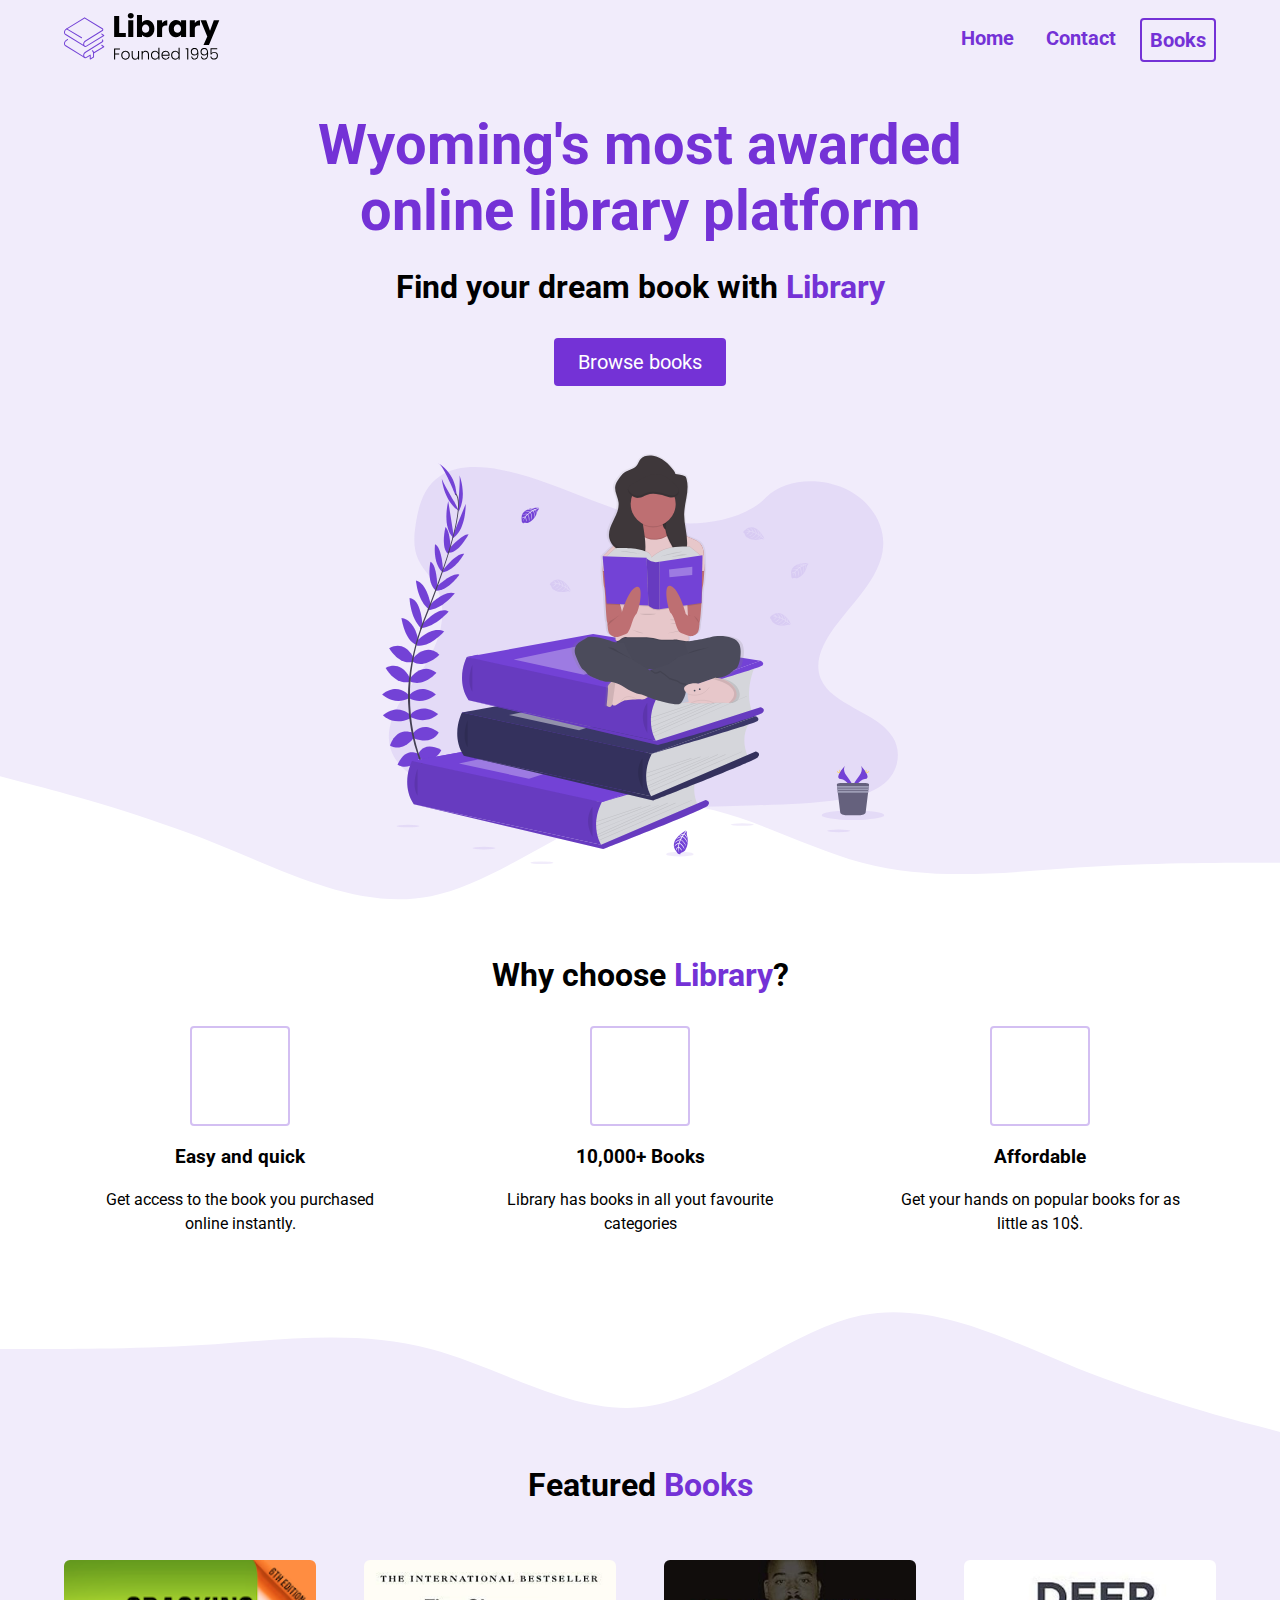
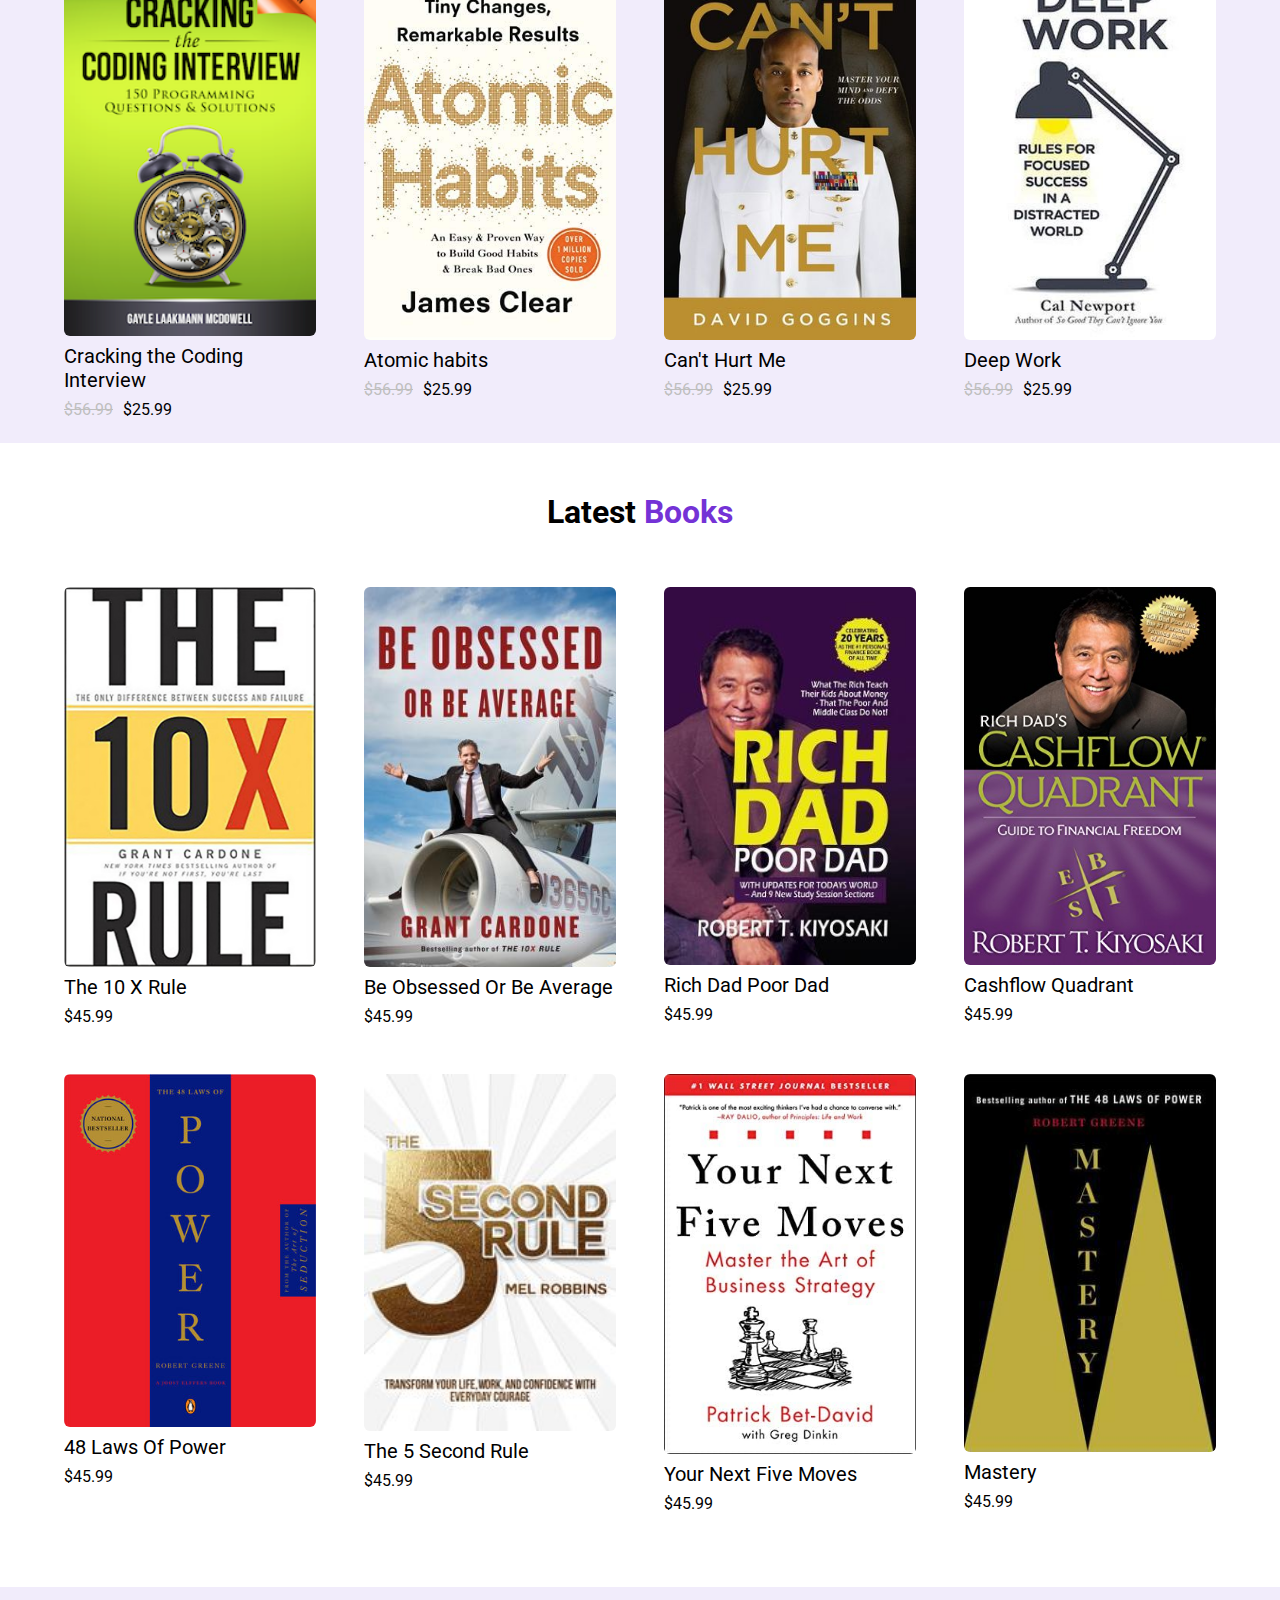
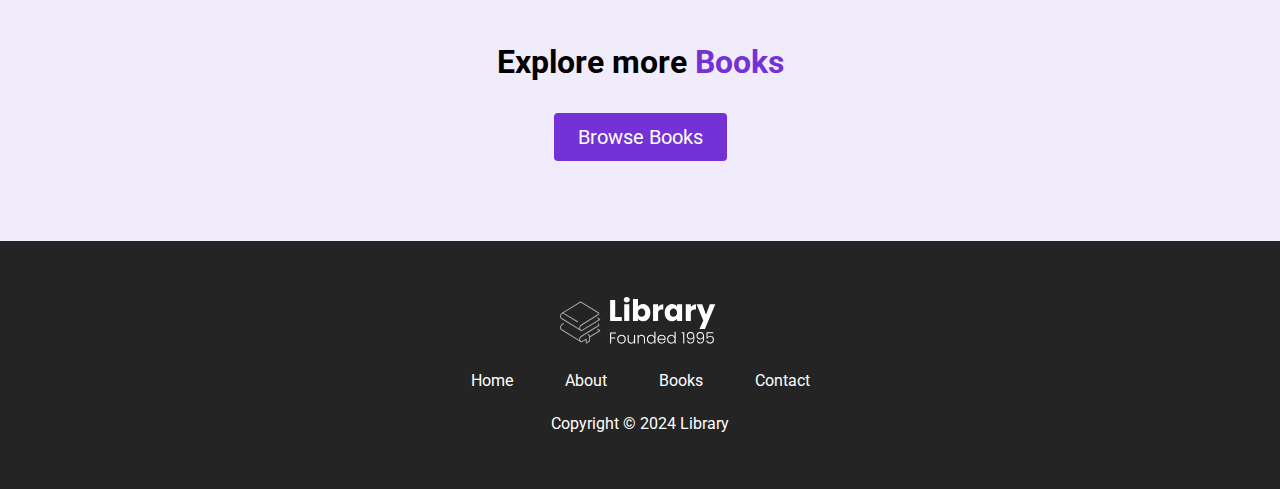
<file: index.html>
<!DOCTYPE html>
<html lang="en">
  <head>
    <meta charset="UTF-8" />
    <meta name="viewport" content="width=device-width, initial-scale=1.0" />
    <title>library</title>
    <link rel="stylesheet" href="./style.css" />
    <link
      rel="stylesheet"
      href="https://cdnjs.cloudflare.com/ajax/libs/font-awesome/6.6.0/css/all.min.css"
      integrity="sha512-Kc323vGBEqzTmouAECnVceyQqyqdsSiqLQISBL29aUW4U/M7pSPA/gEUZQqv1cwx4OnYxTxve5UMg5GT6L4JJg=="
      crossorigin="anonymous"
      referrerpolicy="no-referrer"
    />
    <script src="./index.js"></script>
  </head>
  <body>
    <section id="landing">
      <nav>
        <div class="nav__container">
          <img class="logo" src="./assets/Library.svg" alt="" />
          <li class="nav__links">
            <ul>
              <a class="nav__link" href="#">Home</a>
              <a class="nav__link no-cursor" href="#" >Contact</a>
              <a class="nav__link nav__link--primary" href="#features">Books</a>
            </ul>
          </li>
          <button class="btn__menu text--purple" onclick="openMenu()">
            <i class="fa-solid fa-bars"></i>
          </button>
          <div class="menu__backdrop">
            <button class="btn__menu btn__menu--close" onclick="closeMenu()">
              <i class="fa-solid fa-xmark"></i>
            </button>
            <ul class="menu__links">
              <li class="menu__list">
                <a class="menu__link" href="#" onclick="closeMenu()">Home</a>
              </li>
              <li class="menu__list">
                <a class="menu__link" href="./books.html" onclick="closeMenu()">Books</a>
              </li>
              <li class="menu__list">
                <a class="menu__link no-cursor" href="#" >Contact</a>
              </li>
            </ul>
          </div>
        </div>
      </nav>
      <header>
        <div class="header__container">
          <div class="header__description">
            <h1 class="header__description--title text--purple">
              Wyoming's most awarded online library platform
            </h1>
            <h2 class="header__description--sub-title">
              Find your dream book with
              <span class="text--purple">Library</span>
            </h2>
            <a href="./books.html">
              <button class="header__button">Browse books</button>
            </a>
          </div>
          <figure class="header__img--wrapper">
            <img class="header__img" src="./assets/Undraw_Books.svg" alt="" />
          </figure>
        </div>
      </header>
    </section>
    <main>
      <section id="highlights">
        <div class="container">
          <div class="row">
            <h2 class="section__title">
              Why choose <span class="text--purple">Library</span>?
            </h2>
            <div class="highlight__wrapper">
              <div class="highlight">
                <div class="highlight__img">
                  <i class="fa-solid fa-bolt-lightning"></i>
                </div>
                <h3 class="highlight__sub-title">Easy and quick</h3>
                <p class="highlight__para">
                  Get access to the book you purchased online instantly.
                </p>
              </div>
              <div class="highlight">
                <div class="highlight__img">
                  <i class="fa-solid fa-book-open"></i>
                </div>
                <h3 class="highlight__sub-title">10,000+ Books</h3>
                <p class="highlight__para">
                  Library has books in all yout favourite categories
                </p>
              </div>
              <div class="highlight">
                <div class="highlight__img">
                  <i class="fa-solid fa-tags"></i>
                </div>
                <h3 class="highlight__sub-title">Affordable</h3>
                <p class="highlight__para">
                  Get your hands on popular books for as little as 10$.
                </p>
              </div>
            </div>
          </div>
        </div>
      </section>
      <section id="features">
        <div class="feature__container">
          <div class="row">
            <h2 class="section__title">
              Featured <span class="text--purple">Books</span>
            </h2>
            <div class="books">
              <div class="book">
                <figure class="book__img--wrapper">
                  <img
                    class="book__img"
                    src="./assets/crack the coding interview.png"
                    alt=""
                  />
                </figure>
                <div class="book__title">Cracking the Coding Interview</div>
                <div class="book__rating">
                  <i class="fa-solid fa-star"></i>
                  <i class="fa-solid fa-star"></i>
                  <i class="fa-solid fa-star"></i>
                  <i class="fa-solid fa-star"></i>
                  <i class="fa-solid fa-star-half-alt"></i>
                </div>
                <div class="book__price">
                  <span class="book__price--normal">$56.99</span> $25.99
                </div>
              </div>
              <div class="book">
                <figure class="book__img--wrapper">
                  <img
                    class="book__img"
                    src="./assets/atomic habits.jpg"
                    alt=""
                  />
                </figure>
                <div class="book__title">Atomic habits</div>
                <div class="book__rating">
                  <i class="fa-solid fa-star"></i>
                  <i class="fa-solid fa-star"></i>
                  <i class="fa-solid fa-star"></i>
                  <i class="fa-solid fa-star"></i>
                  <i class="fa-solid fa-star-half-alt"></i>
                </div>
                <div class="book__price">
                  <span class="book__price--normal">$56.99</span> $25.99
                </div>
              </div>
              <div class="book">
                <figure class="book__img--wrapper">
                  <img
                    class="book__img"
                    src="./assets/david goggins.jpeg"
                    alt=""
                  />
                </figure>
                <div class="book__title">Can't Hurt Me</div>
                <div class="book__rating">
                  <i class="fa-solid fa-star"></i>
                  <i class="fa-solid fa-star"></i>
                  <i class="fa-solid fa-star"></i>
                  <i class="fa-solid fa-star"></i>
                  <i class="fa-solid fa-star-half-alt"></i>
                </div>
                <div class="book__price">
                  <span class="book__price--normal">$56.99</span> $25.99
                </div>
              </div>
              <div class="book">
                <figure class="book__img--wrapper">
                  <img
                    class="book__img"
                    src="./assets/deep work.jpeg"
                    alt=""
                  />
                </figure>
                <div class="book__title">Deep Work</div>
                <div class="book__rating">
                  <i class="fa-solid fa-star"></i>
                  <i class="fa-solid fa-star"></i>
                  <i class="fa-solid fa-star"></i>
                  <i class="fa-solid fa-star"></i>
                  <i class="fa-solid fa-star-half-alt"></i>
                </div>
                <div class="book__price">
                  <span class="book__price--normal">$56.99</span> $25.99
                </div>
              </div>
            </div>
          </div>
        </div>
      </section>
      <section id="recent">
        <div class="feature__container">
          <div class="row">
            <h2 class="section__title">
              Latest <span class="text--purple">Books</span>
            </h2>
            <div class="books">
              <div class="book">
                <figure class="book__img--wrapper">
                  <img
                    class="book__img"
                    src="./assets/book-1.jpeg"
                    alt=""
                  />
                </figure>
                <div class="book__title">The 10 X Rule</div>
                <div class="book__rating">
                  <i class="fa-solid fa-star"></i>
                  <i class="fa-solid fa-star"></i>
                  <i class="fa-solid fa-star"></i>
                  <i class="fa-solid fa-star"></i>
                  <i class="fa-solid fa-star-half-alt"></i>
                </div>
                <div class="book__price">
                 $45.99
                </div>
              </div>
              <div class="book">
                <figure class="book__img--wrapper">
                  <img
                    class="book__img"
                    src="./assets/book-2.jpeg"
                    alt=""
                  />
                </figure>
                <div class="book__title">Be Obsessed Or Be Average</div>
                <div class="book__rating">
                  <i class="fa-solid fa-star"></i>
                  <i class="fa-solid fa-star"></i>
                  <i class="fa-solid fa-star"></i>
                  <i class="fa-solid fa-star"></i>
                  <i class="fa-solid fa-star-half-alt"></i>
                </div>
                <div class="book__price">
                 $45.99
                </div>
              </div>
              <div class="book">
                <figure class="book__img--wrapper">
                  <img
                    class="book__img"
                    src="./assets/book-3.jpeg"
                    alt=""
                  />
                </figure>
                <div class="book__title">Rich Dad Poor Dad</div>
                <div class="book__rating">
                  <i class="fa-solid fa-star"></i>
                  <i class="fa-solid fa-star"></i>
                  <i class="fa-solid fa-star"></i>
                  <i class="fa-solid fa-star"></i>
                  <i class="fa-solid fa-star-half-alt"></i>
                </div>
                <div class="book__price">
                 $45.99
                </div>
              </div>
              <div class="book">
                <figure class="book__img--wrapper">
                  <img
                    class="book__img"
                    src="./assets/book-4.jpeg"
                    alt=""
                  />
                </figure>
                <div class="book__title">Cashflow Quadrant</div>
                <div class="book__rating">
                  <i class="fa-solid fa-star"></i>
                  <i class="fa-solid fa-star"></i>
                  <i class="fa-solid fa-star"></i>
                  <i class="fa-solid fa-star"></i>
                  <i class="fa-solid fa-star-half-alt"></i>
                </div>
                <div class="book__price">
                 $45.99
                </div>
              </div>
              <div class="book">
                <figure class="book__img--wrapper">
                  <img
                    class="book__img"
                    src="./assets/book-5.jpeg"
                    alt=""
                  />
                </figure>
                <div class="book__title">48 Laws Of Power</div>
                <div class="book__rating">
                  <i class="fa-solid fa-star"></i>
                  <i class="fa-solid fa-star"></i>
                  <i class="fa-solid fa-star"></i>
                  <i class="fa-solid fa-star"></i>
                  <i class="fa-solid fa-star-half-alt"></i>
                </div>
                <div class="book__price">
                 $45.99
                </div>
              </div>
              <div class="book">
                <figure class="book__img--wrapper">
                  <img
                    class="book__img"
                    src="./assets/book-6.jpeg"
                    alt=""
                  />
                </figure>
                <div class="book__title">The 5 Second Rule</div>
                <div class="book__rating">
                  <i class="fa-solid fa-star"></i>
                  <i class="fa-solid fa-star"></i>
                  <i class="fa-solid fa-star"></i>
                  <i class="fa-solid fa-star"></i>
                  <i class="fa-solid fa-star-half-alt"></i>
                </div>
                <div class="book__price">
                 $45.99
                </div>
              </div>
              <div class="book">
                <figure class="book__img--wrapper">
                  <img
                    class="book__img"
                    src="./assets/book-7.jpg"
                    alt=""
                  />
                </figure>
                <div class="book__title">Your Next Five Moves</div>
                <div class="book__rating">
                  <i class="fa-solid fa-star"></i>
                  <i class="fa-solid fa-star"></i>
                  <i class="fa-solid fa-star"></i>
                  <i class="fa-solid fa-star"></i>
                  <i class="fa-solid fa-star-half-alt"></i>
                </div>
                <div class="book__price">
                 $45.99
                </div>
              </div>
              <div class="book">
                <figure class="book__img--wrapper">
                  <img
                    class="book__img"
                    src="./assets/book-8.jpeg"
                    alt=""
                  />
                </figure>
                <div class="book__title">Mastery</div>
                <div class="book__rating">
                  <i class="fa-solid fa-star"></i>
                  <i class="fa-solid fa-star"></i>
                  <i class="fa-solid fa-star"></i>
                  <i class="fa-solid fa-star"></i>
                  <i class="fa-solid fa-star-half-alt"></i>
                </div>
                <div class="book__price">
                 $45.99
                </div>
              </div>
            </div>
          </div>
        </div>
      </section>
      <section id="explore">
        <div class="container">
          <div class="row row__column">
            <h2 class="section__title">Explore more <span class="text--purple">Books</span></h2>
            <a href="./books.html">
              <button class="header__button">Browse Books</button>
            </a>
          </div>
        </div>
      </section>
    </main>
    <footer>
      <div class="container">
        <div class="row row__column">
          <a href="#">
            <figure class="footer__logo">
              <img class="footer__logo--img" src="./assets/Library.svg" alt="">
            </figure>
          </a>
          <div class="footer__list">
            <a href="#" class="footer__link">Home</a>
            <a href="#highlights" class="footer__link">About</a>
            <a href="#features" class="footer__link">Books</a>
            <a href="" class="footer__link no-cursor">Contact</a>
          </div>
          <div class="footer__copyright">Copyright &copy; 2024 Library</div>
        </div>
      </div>
    </footer>
  </body>
</html>
</file>
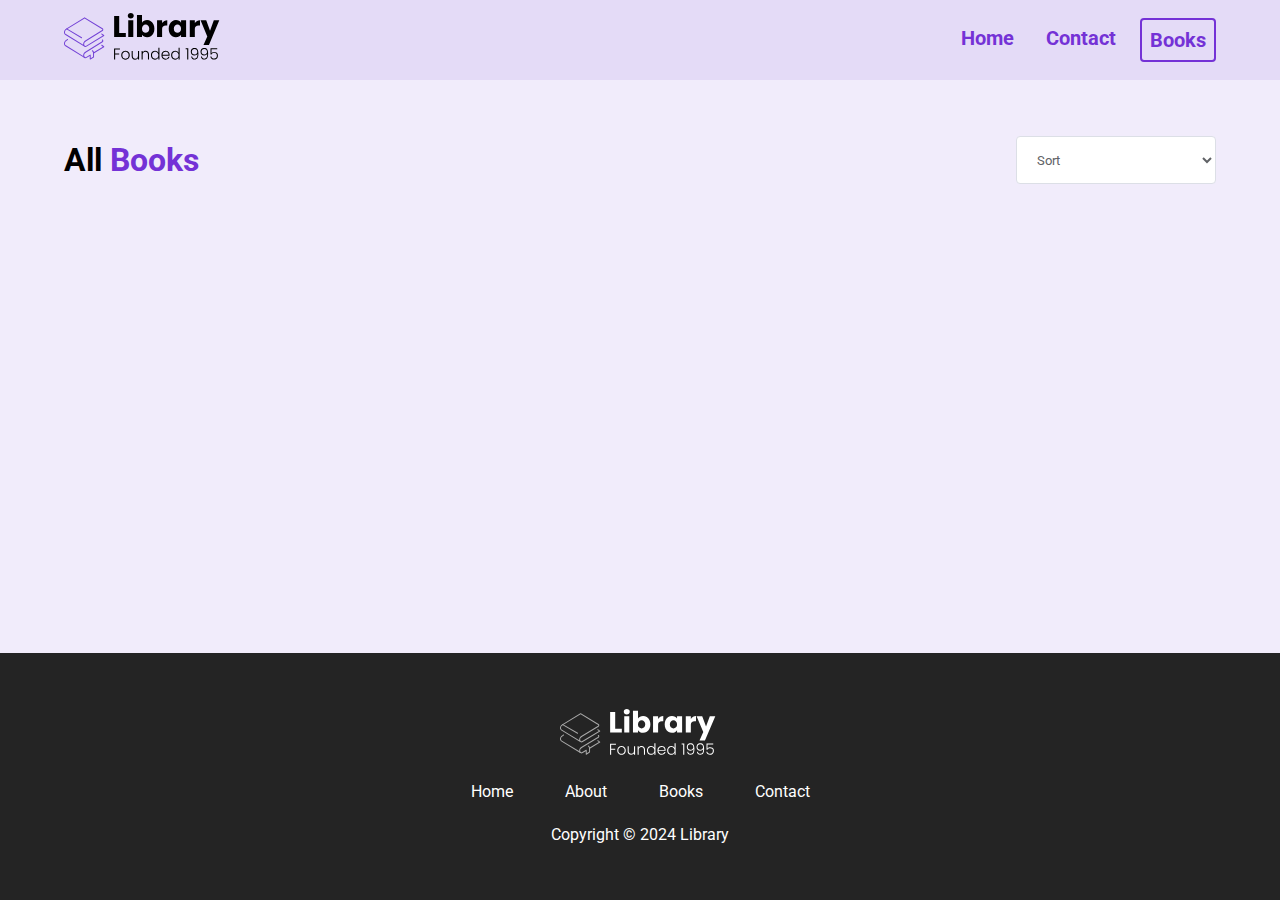
<file: books.html>
<!DOCTYPE html>
<html lang="en">
  <head>
    <meta charset="UTF-8" />
    <meta name="viewport" content="width=device-width, initial-scale=1.0" />
    <title>Document</title>
    <link rel="stylesheet" href="style.css" />
    <link
      rel="stylesheet"
      href="https://cdnjs.cloudflare.com/ajax/libs/font-awesome/6.6.0/css/all.min.css"
      integrity="sha512-Kc323vGBEqzTmouAECnVceyQqyqdsSiqLQISBL29aUW4U/M7pSPA/gEUZQqv1cwx4OnYxTxve5UMg5GT6L4JJg=="
      crossorigin="anonymous"
      referrerpolicy="no-referrer"
    />
    <script src="./index.js"></script>
    <script src="./books.js"></script>
  </head>
  <body id="books__body">
    <section id="landing">
      <nav>
        <div class="nav__container">
          <img class="logo" src="./assets/Library.svg" alt="" />
          <li class="nav__links">
            <ul>
              <a class="nav__link" href="./index.html">Home</a>
              <a class="nav__link no-cursor" href="">Contact</a>
              <a class="nav__link nav__link--primary" href="#features">Books</a>
            </ul>
          </li>
          <button class="btn__menu text--purple" onclick="openMenu()">
            <i class="fa-solid fa-bars"></i>
          </button>
          <div class="menu__backdrop">
            <button class="btn__menu btn__menu--close" onclick="closeMenu()">
              <i class="fa-solid fa-xmark"></i>
            </button>
            <ul class="menu__links">
              <li class="menu__list">
                <a class="menu__link" href="#" onclick="closeMenu()">Home</a>
              </li>
              <li class="menu__list">
                <a class="menu__link" href="#" onclick="closeMenu()">Books</a>
              </li>
              <li class="menu__list">
                <a class="menu__link no-cursor" href="#">Contact</a>
              </li>
            </ul>
          </div>
        </div>
      </nav>
    </section>
    <main id="books__main">
      <div class="container">
        <div class="row">
          <div class="books__header">
            <h2 class="section__title books__header--title">
              All <span class="text--purple">Books</span>
            </h2>
            <select id="filter" onchange="filterBooks(event)">
              <option value="" disabled selected>Sort</option>
              <option value="low_to_high">Price, Low to High</option>
              <option value="high_to_low">Price, High to Low</option>
              <option value="rating">Rating</option>
            </select>
          </div>
          <div class="books">
            <i class="fas fa-spinner books__loading--spinner"></i>
          </div>
        </div>
      </div>
    </main>
    <footer>
      <div class="container">
        <div class="row row__column">
          <a href="#">
            <figure class="footer__logo">
              <img
                class="footer__logo--img"
                src="./assets/Library.svg"
                alt=""
              />
            </figure>
          </a>
          <div class="footer__list">
            <a href="#" class="footer__link">Home</a>
            <a href="#highlights" class="footer__link">About</a>
            <a href="#features" class="footer__link">Books</a>
            <a href="" class="footer__link no-cursor">Contact</a>
          </div>
          <div class="footer__copyright">Copyright &copy; 2024 Library</div>
        </div>
      </div>
    </footer>
  </body>
</html>
</file>
<file: style.css>
/* GENERAL */

@import url("https://fonts.googleapis.com/css2?family=Roboto:ital,wght@0,100;0,300;0,400;0,500;0,700;0,900;1,100;1,300;1,400;1,500;1,700;1,900&display=swap");

* {
  padding: 0;
  margin: 0;
  box-sizing: border-box;
  font-family: "Roboto", sans-serif;
}

html {
  scroll-behavior: smooth;
}

body {
  max-width: 100vw;
  overflow-x: hidden;
}

button {
  cursor: pointer;
}

button:active {
  transform: translateY(1px);
}

img {
  width: 100%;
}

.text--purple {
  color: #7432d6;
}

h1 {
  font-size: 56px;
  margin-bottom: 24px;
  color: #7432d6;
  text-align: center;
}

h2 {
  text-align: center;
  font-size: 32px;
  margin-bottom: 32px;
}

.container {
  padding: 56px 0;
}

.row {
  width: 100%;
  max-width: 1200px;
  margin: 0 auto;
}

.row__column {
  display: flex;
  align-items: center;
  flex-direction: column;
}

p {
  line-height: 1.5;
}

a {
  text-decoration: none;
}

a:hover {
  text-decoration: underline;
}

.no-cursor {
  cursor: no-drop;
}

.text--purple {
  color: #7432d6;
}

/* NAV */

nav {
  height: 80px;
  display: flex;
}
.nav__container {
  width: 100%;
  max-width: 1200px;
  display: flex;
  justify-content: space-between;
  align-items: center;
  margin: 0 auto;
  padding: 0 24px;
}

.nav__link {
  margin-left: 16px;
  font-size: 20px;
  color: #7432d6;
  font-weight: bold;
  padding: 8px;
}

.nav__link--primary {
  border: solid 2px #7432d6;
  border-radius: 4px;
  transition: all 300ms ease;
}

.nav__link--primary:hover {
  text-decoration: none;
  background-color: #7432d6;
  color: white;
}

.logo {
  width: 160px;
}

ul {
  display: flex;
}

li {
  list-style-type: none;
}

.btn__menu {
  background-color: transparent;
  font-size: 40px;
  text-align: center;
  border: none;
  display: none;
}

.menu__backdrop {
  position: absolute;
  background-color: #242424;
  top: 0;
  bottom: 0;
  right: 0;
  left: 0;
  z-index: 6;
  display: flex;
  justify-content: center;
  align-items: center;
  transition: all 300ms ease;
  visibility: hidden;
  opacity: 0;
}

.menu--open .menu__backdrop {
  visibility: visible;
  opacity: 1;
}

.menu--open {
  max-height: 100vh;
  overflow-y: hidden;
}

.menu__links {
  display: flex;
  flex-direction: column;
  align-items: center;
}

.menu__list {
  padding: 28px 0;
}

.menu__link {
  color: white;
  font-size: 40px;
}

.btn__menu--close {
  color: white;
  position: absolute;
  right: 20px;
  top: 10px;
  padding: 8px;
}

/* LANDING */

#landing {
  background-color: rgba(115, 66, 214, 0.1);
}

header {
  height: calc(100vh - 80px);
}

.header__img--wrapper {
  padding: 24px;
  z-index: 2;
}

.header__img {
  width: 100%;
  height: 100%;
  max-height: 50vh;
  padding: 20px;
}

.header__container {
  height: 100%;
  width: 100%;
  max-width: 720px;
  margin: 0 auto;
  padding-top: 32px;
  display: flex;
  flex-direction: column;
  justify-content: space-between;
  text-align: center;
}

.header__button {
  padding: 12px 24px;
  background-color: #7432d6;
  color: white;
  border-radius: 4px;
  border: none;
  font-size: 20px;
  margin-bottom: 24px;
  transition: all 300ms ease;
}

.header__button:hover {
  background-color: #5f2ea8;
}

/* HIGHLIGHT'S DIVIDE */

#highlights {
  position: relative;
}

#highlights::after,
#highlights::before {
  background: url("./assets/wave.svg");
  content: "";
  position: absolute;
  width: 101vw;
  height: 12vw;
  left: 0;
  z-index: 1;
  background-size: cover;
  background-repeat: no-repeat;
}

#highlights::before {
  top: 1px;
  transform: translateY(-100%);
}

#highlights::after {
  bottom: 1px;
  transform: translateY(100%) rotate(180deg);
}

/* HIGHLIGHTS*/

.highlight__wrapper {
  display: flex;
  flex-wrap: wrap;
}

.highlight {
  padding: 0 24px;
  width: calc(100% / 3);
  display: flex;
  align-items: center;
  flex-direction: column;
}

.highlight__img {
  color: #7432d6;
  border: solid 2px #7432d650;
  width: 100px;
  height: 100px;
  display: flex;
  justify-content: center;
  align-items: center;
  border-radius: 4px;
  font-size: 32px;
}

.highlight__para {
  text-align: center;
  max-width: 280px;
}

.highlight__para {
  margin-bottom: 20px;
}

.highlight__sub-title {
  margin: 20px 0;
  text-align: center;
}

/* FEATURES */

#features {
  padding-top: 12vw;
  background-color: rgba(115, 66, 214, 0.1);
}

.books {
  display: flex;
  flex-wrap: wrap;
}

.book {
  width: 25%;
  padding: 24px;
}

.book__img--wrapper {
  margin-bottom: 8px;
  border-radius: 6px;
  overflow: hidden;
  display: flex;
}

.book__img {
  max-height: 380px;
  transition: all 350ms ease;
  cursor: no-drop;
}

.book:hover .book__img {
  transform: scale(1.03);
}

.book__title {
  font-size: 20px;
  margin-bottom: 8px;
}

.book__title:hover {
  cursor: no-drop;
}

.book__price--normal {
  text-decoration: line-through;
  padding-right: 6px;
  color: #bfbfbf;
}

.book__rating {
  color: #fabf2a;
  margin-bottom: 8px;
}

/* RECENT BOOKS*/

#recent {
  padding: 50px 0;
}

/* EXPLORE */

#explore {
  background-color: rgba(115, 66, 214, 0.1);
}

/* FOOTER */

footer {
  background-color: #242424;
  display: flex;
  flex-direction: column;
  align-items: center;
}

.footer__logo {
  display: flex;
  width: 160px;
  filter: grayscale(1) invert(1);
}

.footer__list {
  margin: 20px 0 24px 0;
}

.footer__link,
.footer__copyright {
  color: white;
  padding: 0 24px;
}

/* SMALL PHONES, TABLETS, LARGE PHONES */

@media (max-width: 768px) {
  .header__description {
    padding: 0 24px;
  }

  h1 {
    font-size: 40px;
  }

  h2 {
    font-size: 26px;
  }

  button {
    font-size: 18px;
  }

  .book {
    width: 50%;
  }

}

/* SMALL PHONES, LARGE PHONES */

@media (max-width: 550px) {
  .nav__links {
    display: none;
  }

  .btn__menu {
    display: block;
  }

  .highlight {
    width: 100%;
  }

  .highlight:not(:last-child) {
      margin-bottom: 24px;
  }
}

/* BOOKS PAGE */

#books__body {
  background-color: rgba(115, 66, 214, 0.1);
  display: flex;
  flex-direction: column;
  min-height: 100vh;
}

#books__main {
  flex: 1;
}

.books__header {
  display: flex;
  justify-content: space-between;
  align-items: center;
  padding: 0 24px;
}

.books__header--title {
  margin-bottom: 0;
}

select {
  background-color: white;
  border-radius: 4px;
  border: 1px solid #dcdfe6;
  color: #606266;
  height: 48px;
  line-height: 40px;
  outline: none;
  padding: 0 16px;
  width: 100%;
  max-width: 200px;
}

.books__loading {
  display: flex;
  align-items: center;
  justify-content: center;
  padding-top: 60px;
  font-size: 60px;
  color: #7432d6;
}

.books__loading--spinner {
  display: none !important;
}

.books__loading .books__loading--spinner {
  display: block !important;
}

.fa-spinner {
  animation: rotate 600ms infinite linear;
}

@keyframes rotate {
  0%{
    transform: rotate(0);
  }
  100% {
    transform: rotate(360deg);
  }
}
</file>
